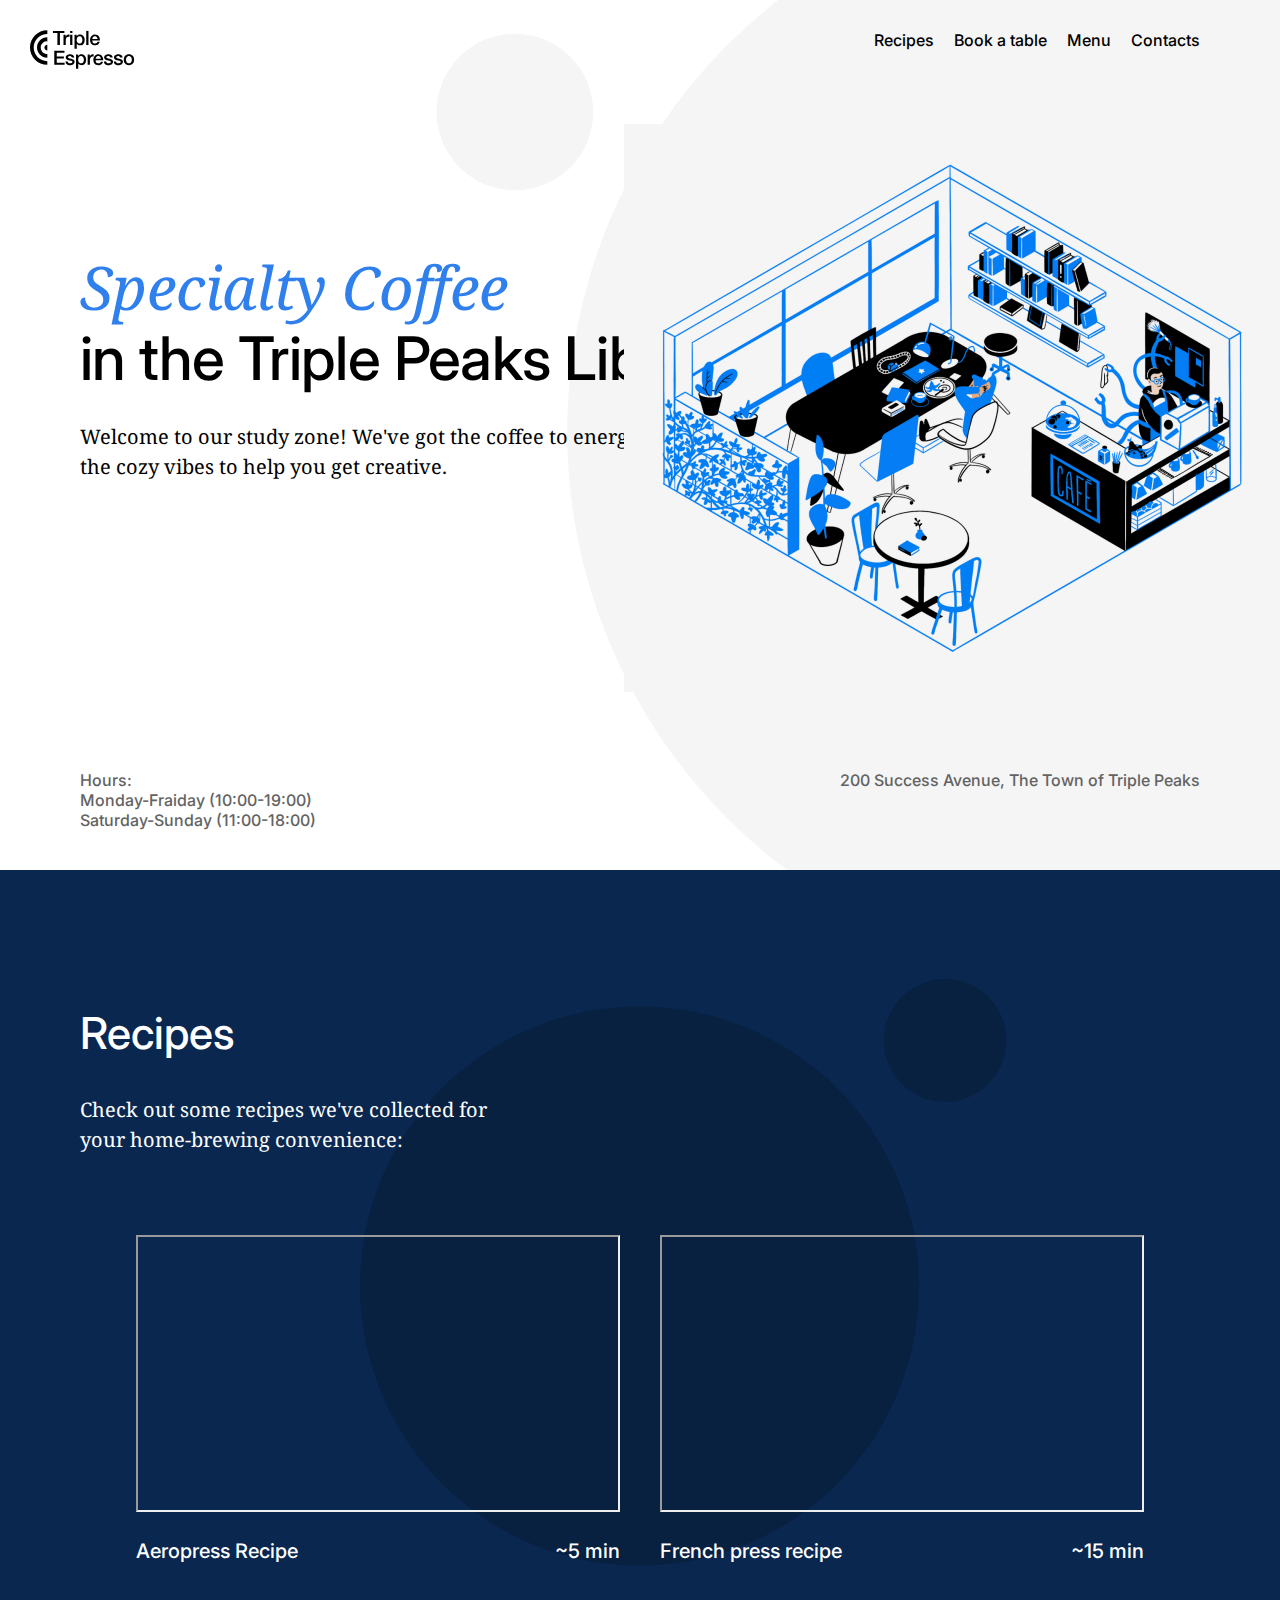
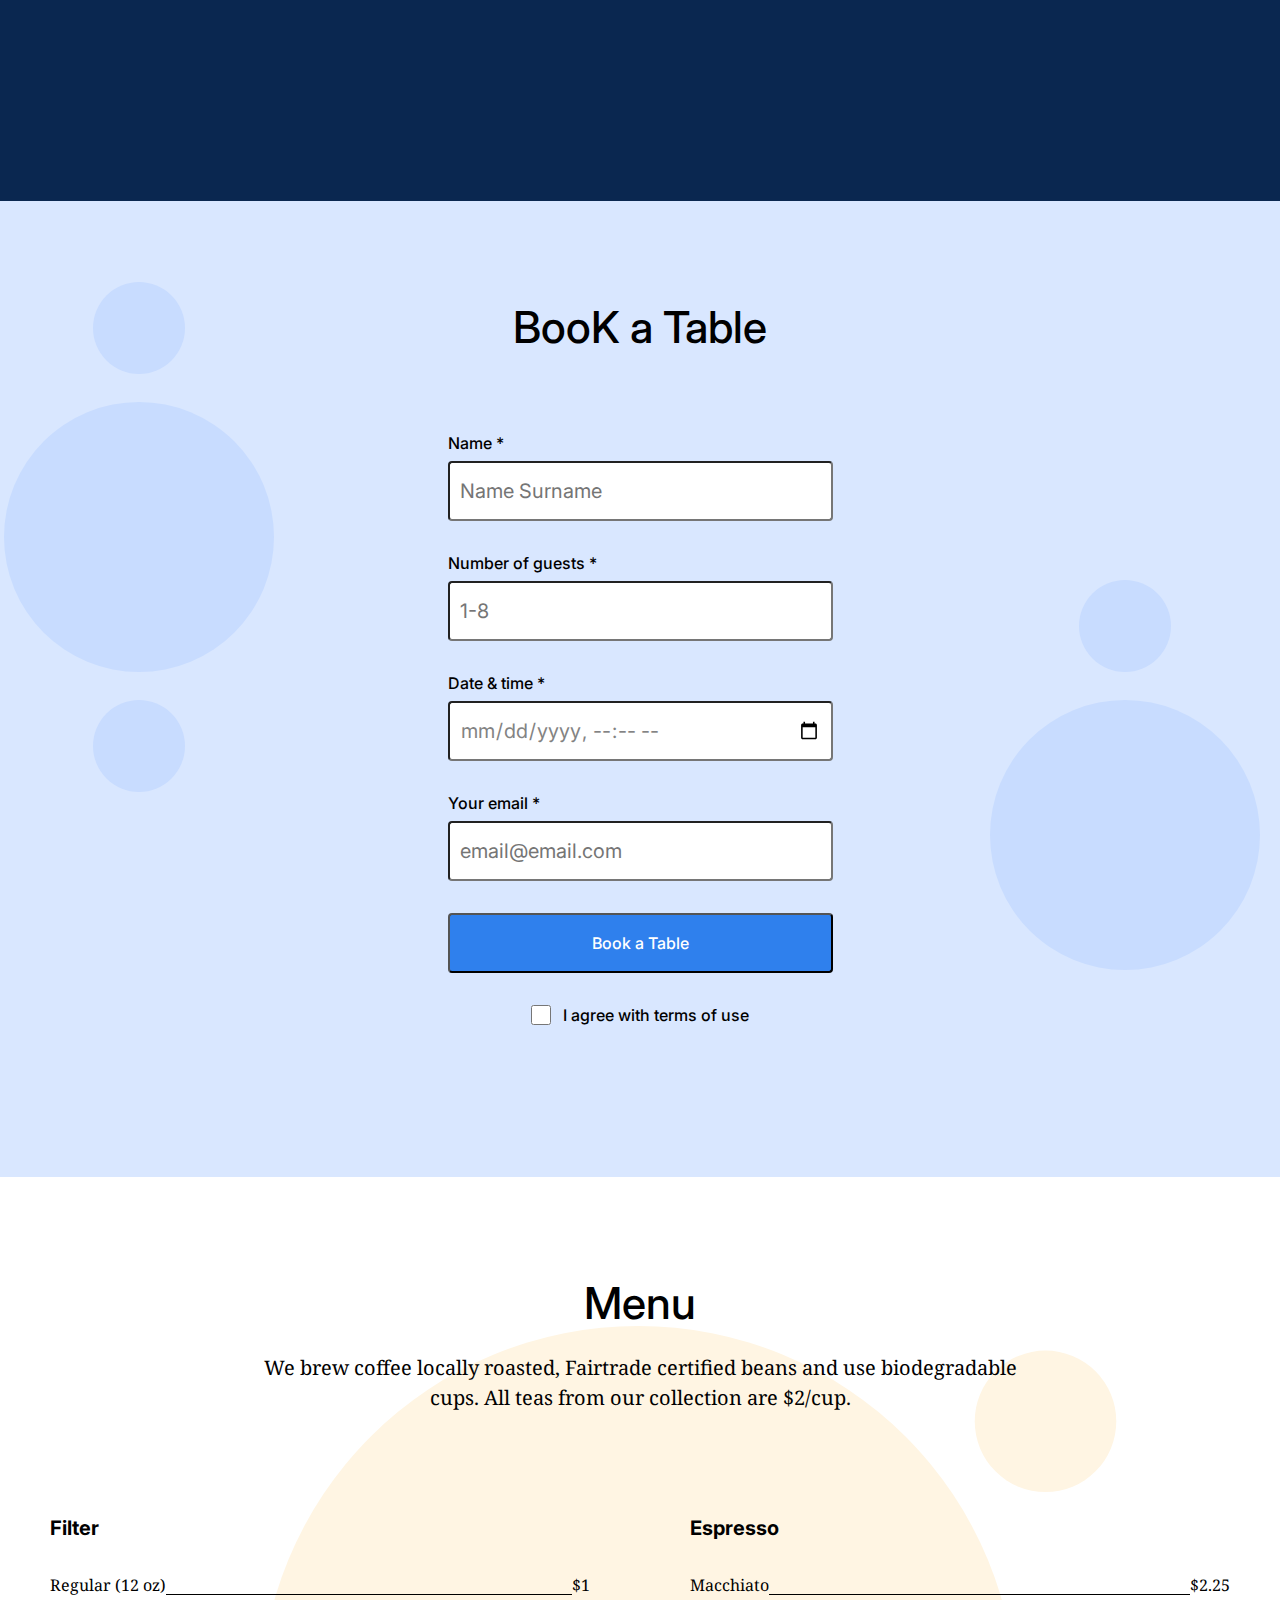
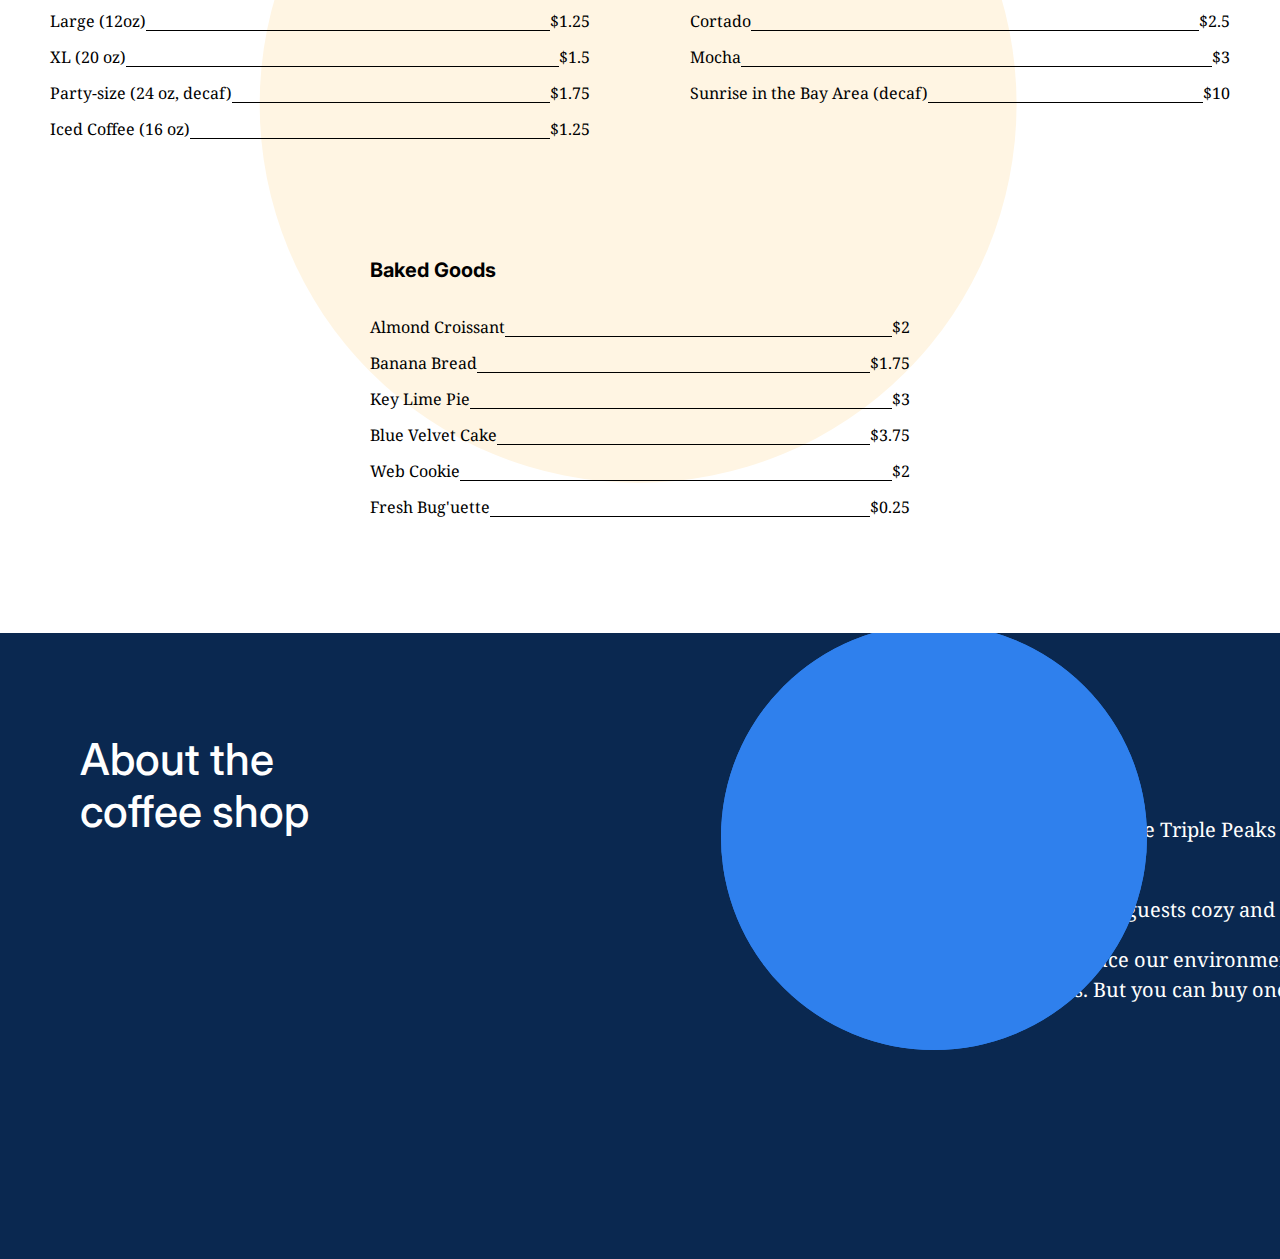
<file: .vscode/index.html>
<!DOCTYPE html>
<html lang="en">
  <head>
    <meta charset="UTF-8" />
    <meta name="viewport" content="width=device-width, initial-scale=1.0" />
    <meta name="desciption"
      content="Triple peaks espresso, library, coffee shop informational page" />
    <meta name="author" content="Triple Ten - Softwear Engineering" />
    <meta name="author" content="Sam Tajer" />
    <meta name="keywords" content="html, css, softwear, engineer, page, student, shop, library" />
    <link rel="stylesheet" href="pages/index.css" />
    <link rel="icon" href="favicon.ico" type="image/x-icon" />
    <title>Coffee Shop</title>
    <link rel="preconnect" href="https://fonts.googleapis.com" />
    <link rel="preconnect" href="https://fonts.gstatic.com" crossorigin />
    <link
      href="https://fonts.googleapis.com/css2?family=Inter:wght@400;500;700&family=Noto+Serif:ital@0;1&display=swap"
      rel="stylesheet" />
  </head>
  <body>
    <div class="page">
      <header class="header">
        <nav class="nav">
          <img src="./images/logo_coffeeshop_dark.svg" alt="Coffeeshop logo" class="nav__logo">
           <ul id="nav" class="nav__links">
            <li><a href="#recipes" class="nav__link">Recipes</a></li>
            <li><a href="#book-a-table" class="nav__link">Book a table</a></li>
            <li><a href="#menu" class="nav__link">Menu</a></li>
            <li><a href="#contacts" class="nav__link">Contacts</a></li>
          </ul>
        </nav>
        <h1 class="header__title">Specialty Coffee<span class="header__span-accent">in the Triple Peaks Library</span></h1>
        <p class="header__description">Welcome to our study zone! We've got the coffee to energize you
          and the cozy vibes to help you get creative.
          </p>
           <img
           src="./images/inside_coffee_shop.png"
           alt="A View inside the Coffeeshop"
           class="header__image"/>
          <div class="header__footer">
            <div>
              <p class="header__paragraph">Hours:</p>
              <p class="header__paragraph">Monday-Fraiday (10:00-19:00)</p>
              <p class="header__paragraph">Saturday-Sunday (11:00-18:00)</p>
             </div>
            <p class="header__paragraph">200 Success Avenue, The Town of Triple Peaks</p>
          </div>
      </header>
      <main class="content">
        <section class="recipes" id="recipes">
         <h2 class="recipes__title">Recipes</h2>
         <p class="recipes__subtitle">Check out some recipes we've collected for your home-brewing convenience:
         </p>
         <div class="recipes__videos">
          <div>
           <iframe src="https://www.youtube.com/embed/j6VlT_jUVPc?si=7kiqZoey9se0nxqM" class="recipes__iframe"></iframe>
           <p class="recipes__video-caption"><span>Aeropress Recipe</span>
            ~5 min</p>
          </div>
          <div>
          <iframe src="https://www.youtube.com/embed/st571DYYTR8?si=OTm7NYYlso7MfQNj" class="recipes__iframe"></iframe>
          <p class="recipes__video-caption"><span> French press recipe</span>
            ~15 min</p>
          </div>
         </div>
         </section>
        <section class="reservation" id="book-a-table">
          <h2 class="reservation__title">BooK a Table</h2>
          <form action="book-a-table" class="reservation__form form">
            <fieldset class="form__fieldset">
              <label for="name" class="form__label">
                Name *<input type="text" id="name" placeholder="Name Surname" class="form__input" required>
              </label>
              <label for="number" class="form__label">
                Number of guests *<input type="number" id="number"  placeholder="1-8" class="form__input" required>
              </label>
              <label for="datetime-local" class="form__label">
                Date & time *<input type="datetime-local" id="datetime-local" class="form__input" required>
              </label>
              <label for="email" class="form__label">
                Your email *<input type="email" id="email" placeholder="email@email.com" class="form__input" required>
              </label>
            </fieldset>
            <button class="form__button">Book a Table</button>
            <label for="checkbox" class="form__label form__label_type_checkbox">
               <input type="checkbox" id="checkbox" class="form__checkbox" required>
               I agree with terms of use
            </label>
          </form>
        </section>
        <section class="menu" id="menu"><h2 class="menu__title">Menu</h2>
          <p class="menu__subtitle">We brew coffee locally roasted, Fairtrade certified beans and use biodegradable cups. All teas from our collection are $2/cup.</p>
          <ul class="menu__cards">
             <li class="card">
              <h3 class="card__title">Filter</h3>
              <ul class="card__list">
               <li class="card__list-item">Regular (12 oz)<span class="card__list-divider"></span>$1</li>
               <li class="card__list-item">Large (12oz)<span class="card__list-divider"></span>$1.25</li>
               <li class="card__list-item">XL (20 oz)<span class="card__list-divider"></span>$1.5</li>
               <li class="card__list-item">Party-size (24 oz, decaf)<span class="card__list-divider"></span>$1.75</li>
               <li class="card__list-item">Iced Coffee (16 oz)<span class="card__list-divider"></span>$1.25</li>
              </ul>
             </li>
             <li class="card">
              <h3 class="card__title">Espresso</h3>
              <ul class="card__list">
               <li class="card__list-item">Macchiato<span class="card__list-divider"></span>$2.25</li>
               <li class="card__list-item">Cortado<span class="card__list-divider"></span>$2.5</li>
               <li class="card__list-item">Mocha<span class="card__list-divider"></span>$3</li>
               <li class="card__list-item">Sunrise in the Bay Area (decaf)<span class="card__list-divider"></span>$10</li>
              </ul>
             </li>
             <li class="card">
              <h3 class="card__title">Baked Goods</h3>
              <ul class="card__list">
               <li class="card__list-item">Almond Croissant<span class="card__list-divider"></span>$2</li>
               <li class="card__list-item">Banana Bread<span class="card__list-divider"></span>$1.75</li>
               <li class="card__list-item">Key Lime Pie<span class="card__list-divider"></span>$3</li>
               <li class="card__list-item">Blue Velvet Cake<span class="card__list-divider"></span>$3.75</li>
               <li class="card__list-item">Web Cookie<span class="card__list-divider"></span>$2</li>
               <li class="card__list-item">Fresh Bug'uette<span class="card__list-divider"></span>$0.25</li>
              </ul>
             </li>
          </ul>
        </section>
        <section class="about" id="contacts">
          <h2 class="about__title">About the coffee shop</h2>
         <div class="about__content">
           <p class="about__paragraph">Our coffee shop is located in the Triple Peaks Library. It features 6
              tables and free WiFi.
              </p>
            <p class="about__paragraph">Our main mission is keeping guests cozy and energized.</p>
            <p class="about__paragraph">Besides that, we try to reduce our environmental impact — so we
              don't sell single-use cups. But you can buy one of our reusable cups.</p>
              <div class="about__circle"></div>
              <div class="about__circle about__circle_animation_blurred"></div>
        </div>
        </section>
      </main>
      <footer class="footer"></footer>
    </div>
  </body>
</html>
</file>
<file: .vscode/pages/index.css>
@import url(../vendor/normalize.css);
@import url(../blocks/page.css);
@import url(../blocks/header.css);
@import url(../blocks/nav.css);
@import url(../blocks/recipes.css);
@import url(../blocks/reservation.css);
@import url(../blocks/form.css);
@import url(../blocks/about.css);

.page {
  min-width: 1100px;
  max-width: 1600px;
  margin: 0 auto;
  font-family: "Inter", Arial, sans-serif;
  font-size: 16px;
  line-height: 20px;
  position: relative;
}

.menu {
  background-color: #fff;
  background-image: url(../images/background_menu.svg);
  background-repeat: no-repeat;
  background-position: center;
  background-size: cover;
  padding: 100px 0 100px;
}

.menu__title {
  text-align: center;
  font-family: "Inter";
  font-style: normal;
  font-weight: 500;
  font-size: 44px;
  line-height: 52px;
  margin: 0 0 24px;
  max-width: 780px;
  padding: 0 400px;
}

.menu__subtitle {
 text-align: center;
 font-family: "Noto Serif";
 font-style: normal;
 font-weight: normal;
 font-size: 20px;
 line-height: 30px;
 padding: 0 0 100px;
 max-width: 780px;
 margin: 0 auto;
}

.menu__cards {
  display: flex;
  justify-content: center;
  flex-wrap: wrap;
  list-style-type: none;
  gap: 100px;
  padding: 0;
  margin: 0;
}

.card {
  width: 540px;
}

.card__title {
  margin: 0 0 32px;
  font-family: "Inter";
  font-style: normal;
  font-weight: bold;
  font-size: 20px;
  line-height: 30px;
}

.card__list {
  padding: 0;
  margin: 0;
  list-style-type: none;
}

.card__list-item {
  margin: 0 0 16px;
  display: flex;
  font-family: "Noto Serif";
  font-style: normal;
  font-weight: normal;
  font-size: 16px;
  line-height: 20px;
}


.card__list-divider {
  flex-grow: 1;
  border-bottom: 1px solid #000;
}

.about {
  background-color: #0a2850;
  padding: 100px 80px 100px;
  position: relative;
  overflow: hidden;
}

.about__title {
  color: #fff;
  max-width: 251px;
  margin: 0;
  z-index: 2;
  position: relative;
  font-family: "Inter";
  font-style: normal;
  font-weight: 500;
  font-size: 44px;
  line-height: 52px;
}

.about__content {
color: #fff;
max-width: 660px;
padding-top: 19px;
transform: translate(770px, -61px);
padding-bottom: 73px;
font-family: "Noto Serif";
font-style: normal;
font-weight: normal;
font-size: 20px;
line-height: 30px;
}

.about__paragraph {
 margin: 20px 0;
}

.about__circle {
  position: absolute;
  width: 426px;
  height: 426px;
  background-color: #2f80ed;
  border-radius: 50%;
  z-index: 1;
  top: -152px;
  left: -129px;
  
}

.about__circle_animation_blurred {
  animation: pulsate 1.3s ease-in-out infinite;
 }
</file>
